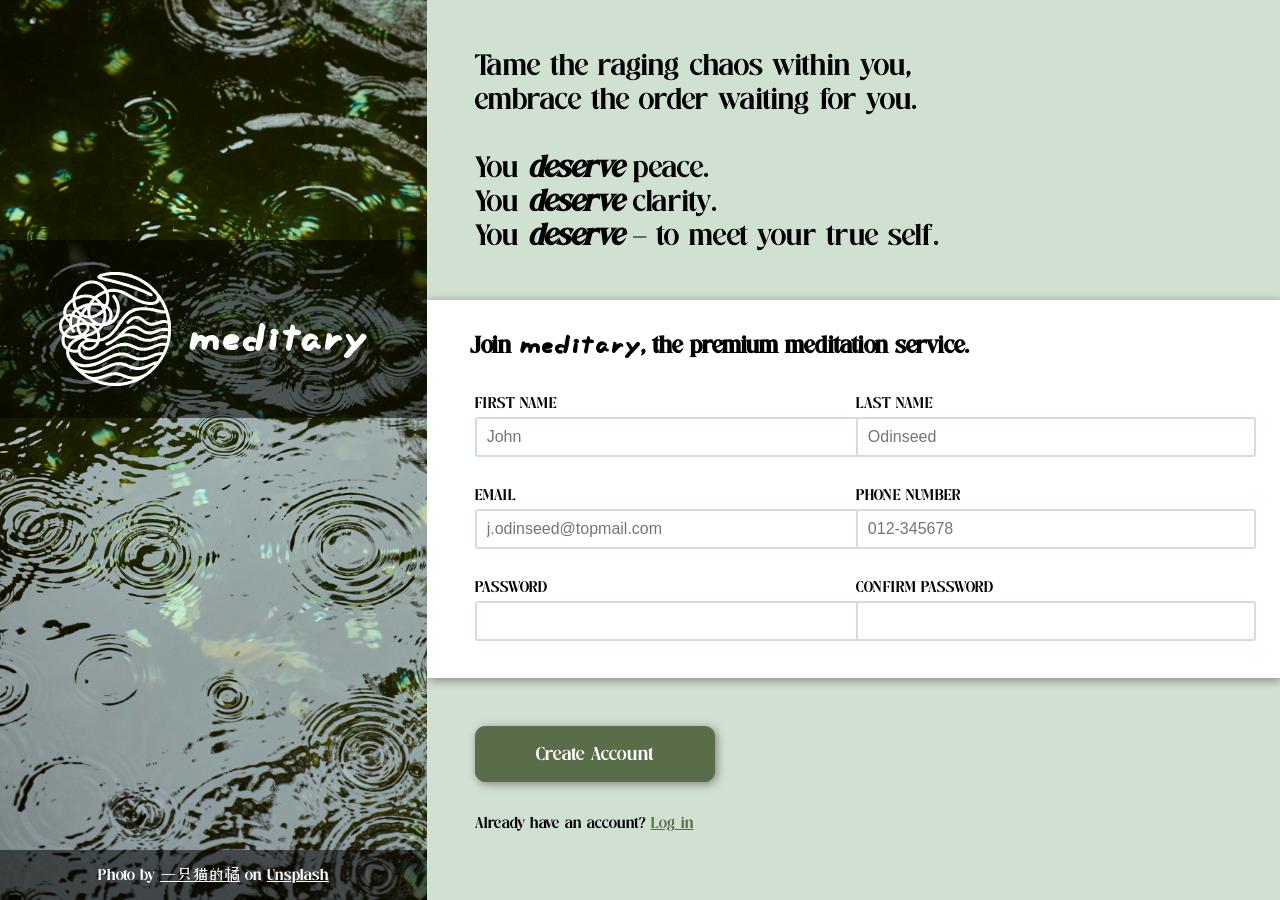
<file: index.html>
<!doctype html>
<html lang="en">
  <head>
    <meta charset="UTF-8" />
    <meta name="viewport" content="width=device-width, initial-scale=1.0" />
    <link href="styles.css" rel="stylesheet" />
    <title>Odin Sign-up Form by Zunaid</title>
  </head>
  <body>
    <div id="header-container">
      <div class="logo-elements">
        <img
          src="./img/logo.svg"
          width="200"
          alt="Meditary logo showing order from chaos"
          id="logo-icon" />
        <h1>meditary</h1>
      </div>

      <p id="credit-text">
        Photo by
        <a
          href="https://unsplash.com/@seelean?utm_source=unsplash&utm_medium=referral&utm_content=creditCopyText"
          ><span class="zcool-font" lang="zh">一只猫的橘</span></a
        >
        on
        <a
          href="https://unsplash.com/photos/raindrops-creating-ripples-on-a-dark-reflective-surface-dmV6wRBzofo?utm_source=unsplash&utm_medium=referral&utm_content=creditCopyText"
          >Unsplash</a
        >
      </p>
      <!-- <img
        src="./img/raindrops.jpg"
        class="background-img"
        alt="Background raindrops image" /> -->
    </div>
    <div id="content-container">
      <div id="hero-text-container">
        <p>
          Tame the raging chaos within you, <br />
          embrace the order waiting for you.
        </p>
        <br />
        <p>
          You <em><strong>deserve</strong></em> peace.
        </p>
        <p>
          You <em><strong>deserve</strong></em> clarity.
        </p>
        <p>
          You <em><strong>deserve</strong></em> — to meet your true self.
        </p>
      </div>
      <div id="form-container">
        <h2>
          Join <span class="slackside-font">meditary</span>, the premium
          meditation service.
        </h2>
        <form action="#" method="get" id="sign-up-form">
          <div>
            <label for="fname">FIRST NAME</label>
            <input
              type="text"
              id="fname"
              name="fname"
              placeholder="John"
              pattern="[\-A-Za-z\s]+"
              title="Only enter letters, spaces, or hyphens"
              required />
            <span></span>
          </div>

          <div>
            <label for="lname">LAST NAME</label>
            <input
              type="text"
              id="lname"
              name="lname"
              placeholder="Odinseed"
              pattern="[A-Za-z\s\-]+"
              title="Only enter letters, spaces, or hyphens"
              required />
            <span></span>
          </div>

          <div>
            <label for="email">EMAIL</label>
            <input
              type="email"
              id="email"
              name="email"
              placeholder="j.odinseed@topmail.com"
              required />
            <span></span>
          </div>

          <div>
            <label for="phone-number">PHONE NUMBER</label>
            <input
              type="tel"
              id="phone-number"
              name="phone-number"
              placeholder="012-345678"
              pattern="[0-9]+"
              title="Only enter numbers"
              required />
            <span></span>
          </div>

          <div>
            <label for="password1">PASSWORD</label>
            <input
              type="password"
              id="password1"
              name="password1"
              pattern="[A-Za-z0-9]{4,}"
              title="Password must be at least 4 characters long"
              required />
            <span></span>
          </div>

          <div>
            <label for="password2">CONFIRM PASSWORD</label>
            <input
              type="password"
              id="password2"
              name="password2"
              pattern="[A-Za-z0-9]{4,}"
              title="Password must be at least 4 characters long"
              required />
            <span></span>
          </div>
        </form>
      </div>
      <div id="bottom-container">
        <button type="submit" form="sign-up-form" id="sign-up-button">
          Create Account
        </button>
        <p id="account-check-text">
          Already have an account? <a href="#">Log in</a>
        </p>
      </div>
    </div>
  </body>
</html>
</file>
<file: styles.css>
@font-face {
  font-family: "Mistical Spring";
  src: url("./fonts/Mistical-Spring.woff2") format("woff2");
  font-weight: normal;
  font-style: normal;
  font-display: swap;
}

@font-face {
  font-family: "ZCOOL";
  src: url("./fonts/ZCOOLXiaoWei-Regular.woff2") format("woff2");
  font-weight: normal;
  font-style: normal;
  font-display: swap;
}

@font-face {
  font-family: "Slackside One";
  src:
    url("./fonts/SlacksideOne-Regular.woff2") format("woff2"),
    url("./fonts/SlacksideOne-Regular.woff") format("woff");
  font-weight: normal;
  font-style: normal;
  font-display: swap;
}

:root {
  --logo-color: white;
  --accent-color: #596d48;
  --background-color: rgb(208, 225, 210);
  --dark-background-color: rgba(0, 0, 0, 0.527);
  --click-color: #333e29;
  --invalid-color: tomato;
  --valid-color: lightgreen;
  --invalid-color-text: firebrick;
  --valid-color-text: seagreen;

  font-family:
    "Roboto",
    system-ui,
    -apple-system,
    BlinkMacSystemFont,
    "Segoe UI",
    Roboto,
    Oxygen,
    Ubuntu,
    Cantarell,
    "Open Sans",
    "Helvetica Neue",
    sans-serif;
}

.slackside-font {
  font-family: "Slackside One";
  font-size: 2rem;
}

.zcool-font {
  font-family: "ZCOOL";
}

* {
  margin: 0;
  padding: 0;
  box-sizing: border-box;
  font-family: "Mistical Spring";
}

button,
input,
select,
textarea {
  font-family: inherit;
  font-size: 100%;

  margin: 0;
  box-sizing: border-box;
  appearance: none;
}

h1 {
  color: var(--logo-color);
  font-family: "Slackside One";
  font-size: 3rem;
}

svg {
  color: var(--logo-color);
}

body {
  display: flex;
  flex-direction: row;
  min-height: 100vh;
  background-color: var(--background-color);
}

.background-img {
  position: absolute;
  left: 0;
  /* height: 100vh; */
  width: calc((1 / 3) * 100vw);
  height: auto;
  /* z-index: -1; */
}

#header-container {
  width: calc((1 / 3) * 100vw);
  color: white;

  position: sticky;
  top: 0;
  height: 100vh;
  /* align-self: flex-start; */

  background-image: url(./img/raindrops.jpg);

  /* background-image: url(./img/raindrops.gif); */

  background-origin: border-box;
  background-repeat: no-repeat;
  background-position: center;
  background-size: cover;
  display: flex;
  flex-direction: column;
  align-items: center;
  overflow: hidden;
  /* justify-content: space-between; */
}

.logo-elements {
  display: flex;
  flex-direction: row;
  align-items: center;
  justify-content: center;
  background-color: var(--dark-background-color);
  position: relative;
  top: 15rem;
  gap: 1rem;
  padding: 2rem;
  width: calc((1 / 3) * 100vw);
}

#logo-icon {
  width: 7rem;
}

#credit-text {
  margin-top: auto;
  color: rgb(255, 255, 255);
  padding: 1rem;
  background-color: var(--dark-background-color);
  width: calc((1 / 3) * 100vw);
  text-align: center;
}

#credit-text a {
  color: white;
}

#content-container {
  display: flex;
  flex-direction: column;
  width: calc((2 / 3) * 100vw);
}

#hero-text-container,
#form-container,
#bottom-container {
  display: flex;
  padding: 3rem;
}

#hero-text-container {
  /* font-family: "Slackside One"; */
  /* font-family: "Averia Sans Libre"; */
  font-family: "Mistical Spring";
  font-size: 1.9rem;
  flex-direction: column;
}

h2 {
  font-size: 1.5rem;
}

#form-container {
  background-color: white;
  padding: 1rem 3rem 2rem 3rem;
  flex-direction: column;
  box-shadow: 2px 2px 10px grey;
}

#form-container div {
  display: flex;
  flex-direction: column;
  width: 35%;
  gap: 5px;
  flex: 1 1 auto;
}

#sign-up-form {
  display: flex;
  flex-wrap: wrap;
  gap: 5px;
  padding-top: 2rem;
  row-gap: 1.5rem;
}

form {
  background-color: white;
}

input {
  border: 2px solid var(--background-color);
  border-radius: 3px;
  padding: 10px;
  min-width: 10rem;
  width: 25rem;
  height: 2.5rem;
  font-family: "Roboto", sans-serif;
}

input:focus {
  box-shadow: 1px 1px 5px rgb(171, 171, 171);
  outline: 2px solid lightskyblue;
  outline-offset: -2px;
  /* background-color: rgb(220, 238, 249); */
}

input:user-invalid {
  border-color: var(--invalid-color);
  background-color: rgba(255, 192, 203, 0.464);
}

input:user-valid {
  border-color: var(--valid-color);
  background-color: rgba(211, 244, 211, 0.505);
}

input[type="text"]:user-invalid + span::after {
  content: "⚠ Name must be letters, spaces, or hypens only";
  color: var(--invalid-color-text);
}

input[type="text"]:user-valid + span::after {
  content: "✔ Looks good!";
  color: var(--valid-color-text);
}

input[type="email"]:user-invalid + span::after {
  content: "⚠ Invalid email";
  color: var(--invalid-color-text);
}

input[type="tel"]:user-valid + span::after {
  content: "✔ Looks good!";
  color: var(--valid-color-text);
}

input[type="tel"]:user-invalid + span::after {
  content: "⚠ Phone number must contain numbers only";
  color: var(--invalid-color-text);
}

input[type="email"]:user-valid + span::after {
  content: "✔ Looks good!";
  color: var(--valid-color-text);
}

input[type="password"]:user-invalid + span::after {
  content: "⚠ Password must be at least 4 characters long";
  color: var(--invalid-color-text);
}

input[type="password"]:user-valid + span::after {
  content: "✔ Looks good!";
  color: var(--valid-color-text);
}

button[id="sign-up-button"] {
  background-color: var(--accent-color);
  border: 1px solid var(--accent-color);
  padding: 1rem;
  border-radius: 10px;
  color: white;
  width: 15rem;
  font-size: 1.2rem;
  box-shadow: 2px 2px 10px grey;
}

button[id="sign-up-button"]:hover {
  background-color: #769060;
  border-color: #769060;
  cursor: pointer;
}

button[id="sign-up-button"]:active {
  background-color: var(--click-color);
  border-color: var(--click-color);

  cursor: pointer;
}

#bottom-container {
  flex-direction: column;
  gap: 2rem;
}

#account-check-text a {
  color: var(--accent-color);
}

#account-check-text a:hover {
  background-color: var(--accent-color);
  color: var(--background-color);
}

#account-check-text a:active {
  background-color: var(--click-color);
  color: var(--background-color);
}

::selection {
  background-color: #596d48d6;
  color: var(--background-color);
}
</file>
